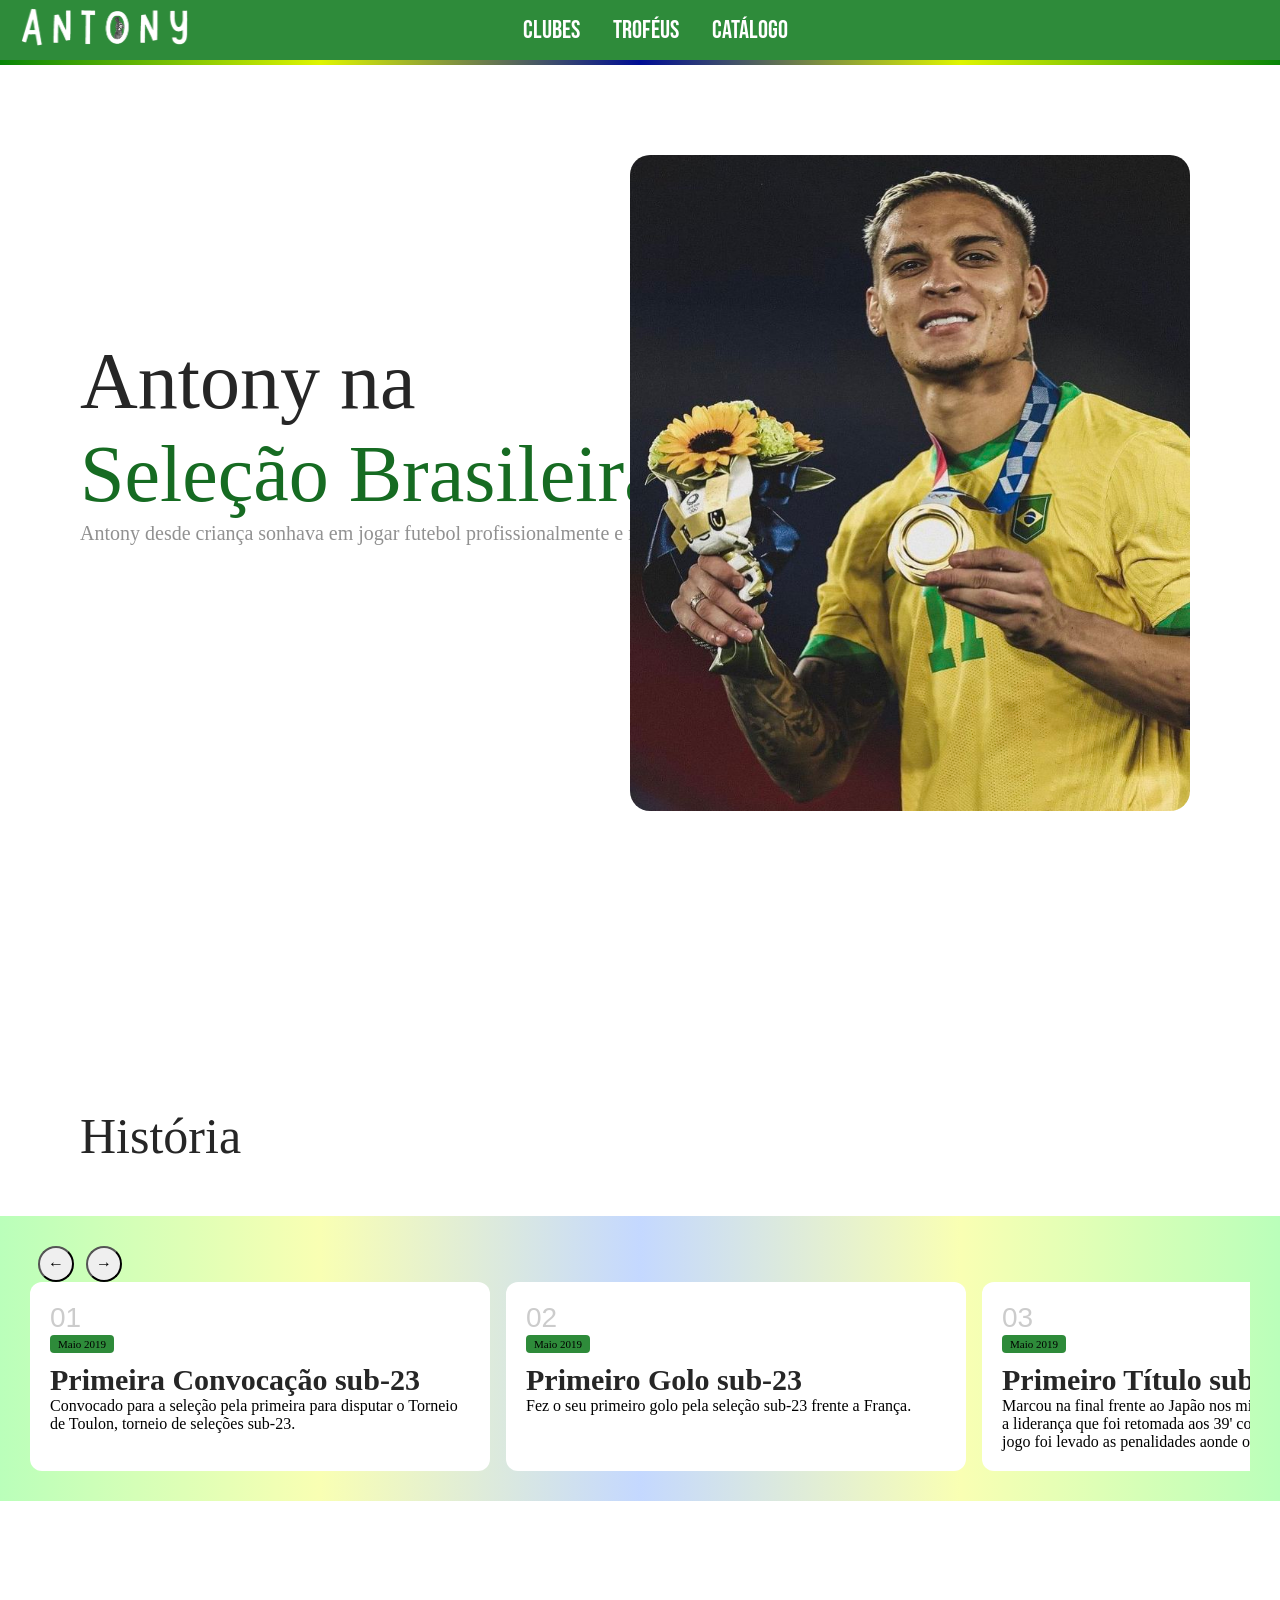
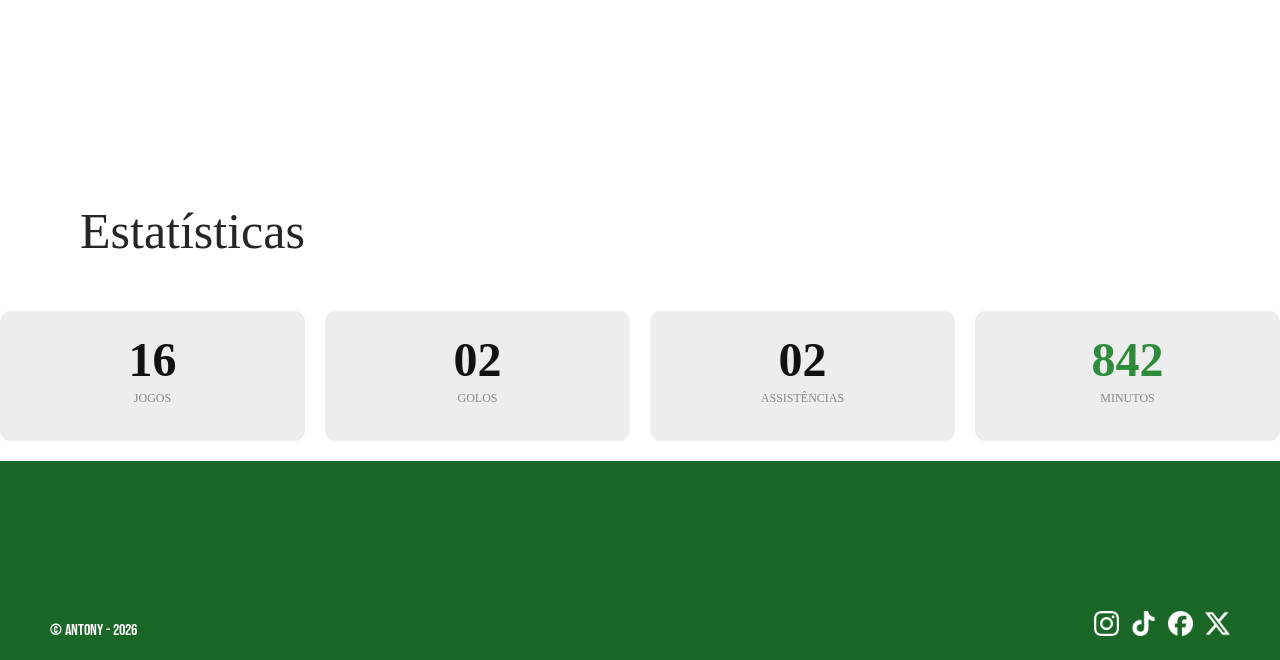
<file: brasil.html>
<!DOCTYPE html>
<html>
<head>
  <title>Brasil</title>
  <link rel="icon" type="image/x-icon" href="Logo.png">
  <link rel="stylesheet" href="css/brasil.css">
  <link href="https://fonts.googleapis.com/css2?family=Bebas+Neue&display=swap" rel="stylesheet">
</head>
<body>
<header>
  <a href="index.html" class="voltar">
    <img src="img/logow.png" alt="logo">
  </a>
  <div class="button">
    <a href="spfc.html">Clubes</a>
    <a href="trofeus.html">Troféus</a>
    <a href="catalogo.html">Catálogo</a>
  </div>
</header>

  <div class="linha-header"></div>

  <div class="antf">
    <img src="img/antony-gold.jpg" alt="Antony">
  </div>
    <p class="ant">Antony na</p>
    <p class="slc">Seleção Brasileira</p>
    <p class="txt">Antony desde criança sonhava em jogar futebol profissionalmente e representar a seleção dentro de campo</p>
    <p class="htr">História</p>

    <div class="hst">

      <div class="hst-button">
        <button onclick="mover(-1)">←</button>
        <button onclick="mover(1)">→</button>
      </div>
    
      <div class="window">
        <div class="cards" id="cards">
    
          <div class="card">
            <span class="nmr">01</span>
            <span class="data">Maio 2019</span>
            <h3>Primeira Convocação sub-23</h3>
            <p>Convocado para a seleção pela primeira para disputar o Torneio de Toulon, torneio de seleções sub-23. </p>
          </div>
    
          <div class="card">
            <span class="nmr">02</span>
            <span class="data">Maio 2019</span>
            <h3>Primeiro Golo sub-23</h3>
            <p>Fez o seu primeiro golo pela seleção sub-23 frente a França.</p>
          </div>
    
          <div class="card">
            <span class="nmr">03</span>
            <span class="data">Maio 2019</span>
            <h3>Primeiro Título sub-23</h3>
            <p>Marcou na final frente ao Japão nos minutos 19' para conquistar a liderança que foi retomada aos 39' com um golo do Japão, o jogo foi levado as penalidades aonde o Brasil ganhou 5-4.</p>
          </div>
    
          <div class="card">
            <span class="nmr">04</span>
            <span class="data">Setembro 2021</span>
            <h3>Primeira Convocação</h3>
            <p>Primeira vez convocado a seleção principal, para disputar as partidas de outubro das Eliminatórias da Copa do Mundo de 2022.</p>
          </div>

          <div class="card">
            <span class="nmr">05</span>
            <span class="data">Outubro 2021</span>
            <h3>Primeiro Golo</h3>
            <p>Fez o seu primeiro golo na seleção principal frente a Venezuela com apenas 15 minutos dentro do campo </p>
          </div>

          <div class="card">
            <span class="nmr">06</span>
            <span class="data">Novembro 2022</span>
            <h3>Estreia na Copa do Mundo</h3>
            <p>Antony começou no banco frente a Sérvia, mas entrou aos 79' com o resultado de 2-0 para o Brasil. </p>
          </div>
        </div>
      </div>
    
    </div>

    <script>
      var position = 0;
    
      function mover(direction) {
        position += direction;
    
        if (position < 0) position = 0;
        if (position > 0) position = 1;
    
        var cards = document.getElementById('cards');
        cards.style.transform = 'translateX(-' + (position * 65) + 'rem)';
      }
    </script>

  <p class="p-est">Estatísticas</p>

  <div class="est">

    <div class="est-box">
      <span class="est-nmr">16</span>
      <span class="legenda">JOGOS</span>
    </div>
  
    <div class="est-box">
      <span class="est-nmr">02</span>
      <span class="legenda">GOLOS</span>
    </div>
  
    <div class="est-box">
      <span class="est-nmr">02</span>
      <span class="legenda">ASSISTÊNCIAS</span>
    </div>
  
    <div class="est-box">
      <span class="est-nmr" style="color: #2e8b3a;">842</span>
      <span class="legenda">MINUTOS</span>
    </div>
  
  </div>
  <footer>
    <p>&copy; Antony - 2026</p>
      <div class="icon">
          <a href="https://www.instagram.com/antony00/" target="_blank">
          <img src="img/insta.webp" alt="icon">
        </a>
          <a href="https://www.tiktok.com/@antourny" target="_blank">
          <img src="img/tkk.webp" alt="icon">
       </a>
          <a href="https://www.facebook.com/antonysantos00" target="_blank">
          <img src="img/facebook.webp" alt="icon">
        </a>
          <a href="https://x.com/antony00" target="_blank">
          <img src="img/x.png" alt="icon">
        </a>
      </div>
  </footer>
</body>
</html>
</file>
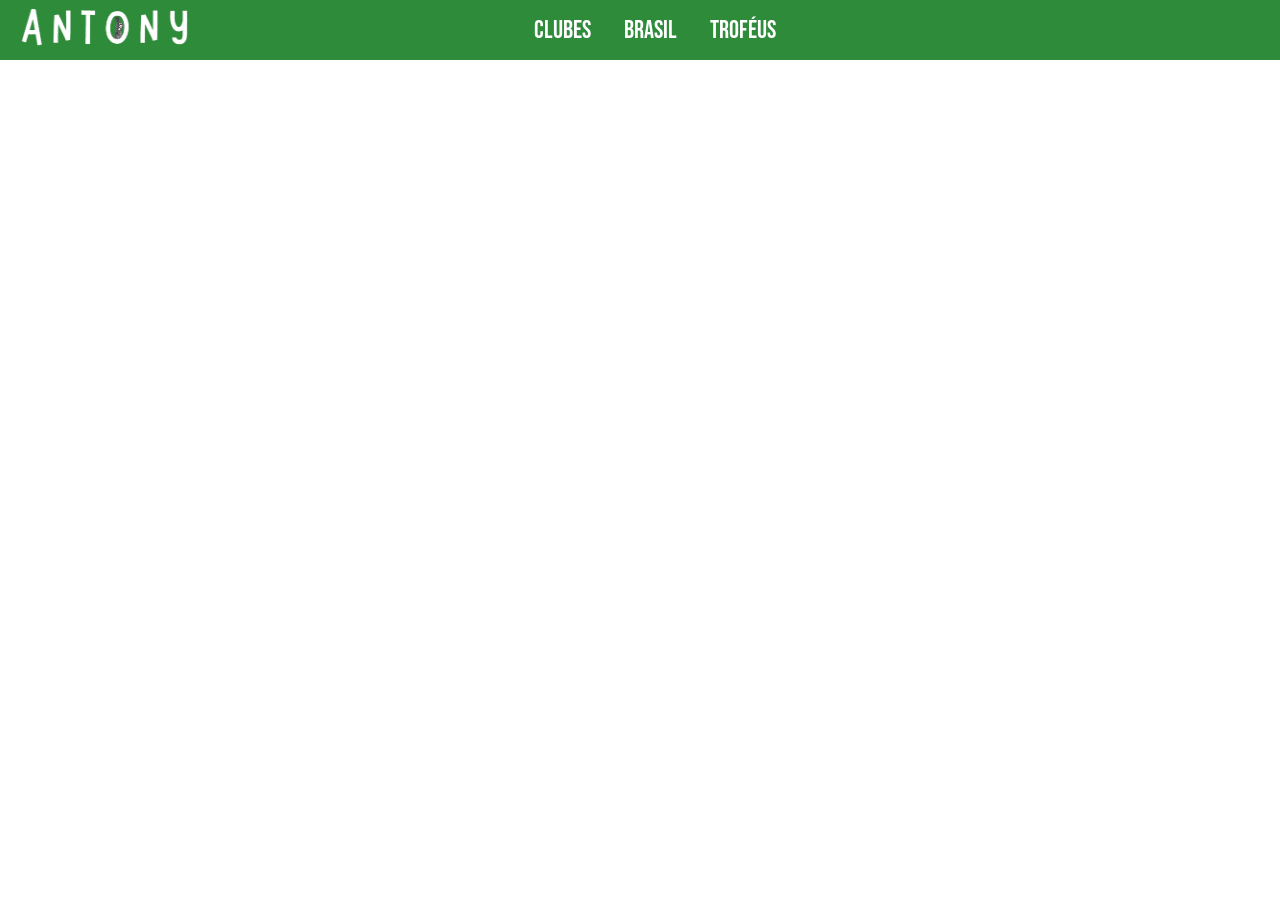
<file: catalogo.html>
<!DOCTYPE html>
<html>
<head>
  <title>Brasil</title>
  <link rel="icon" type="image/x-icon" href="Logo.png">
  <link rel="stylesheet" href="css/catalogo.css">
  <link href="https://fonts.googleapis.com/css2?family=Bebas+Neue&display=swap" rel="stylesheet">
</head>
<body>
<header>
  <a href="index.html" class="voltar">
    <img src="img/logow.png" alt="logo">
  </a>
  <div class="button">
    <a href="spfc.html">Clubes</a>
    <a href="brasil.html">Brasil</a>
    <a href="trofeus.html">Troféus</a>
  </div>
</header>

  <div class="linha-header"></div>

<body>
  
</body>
</html>
</file>
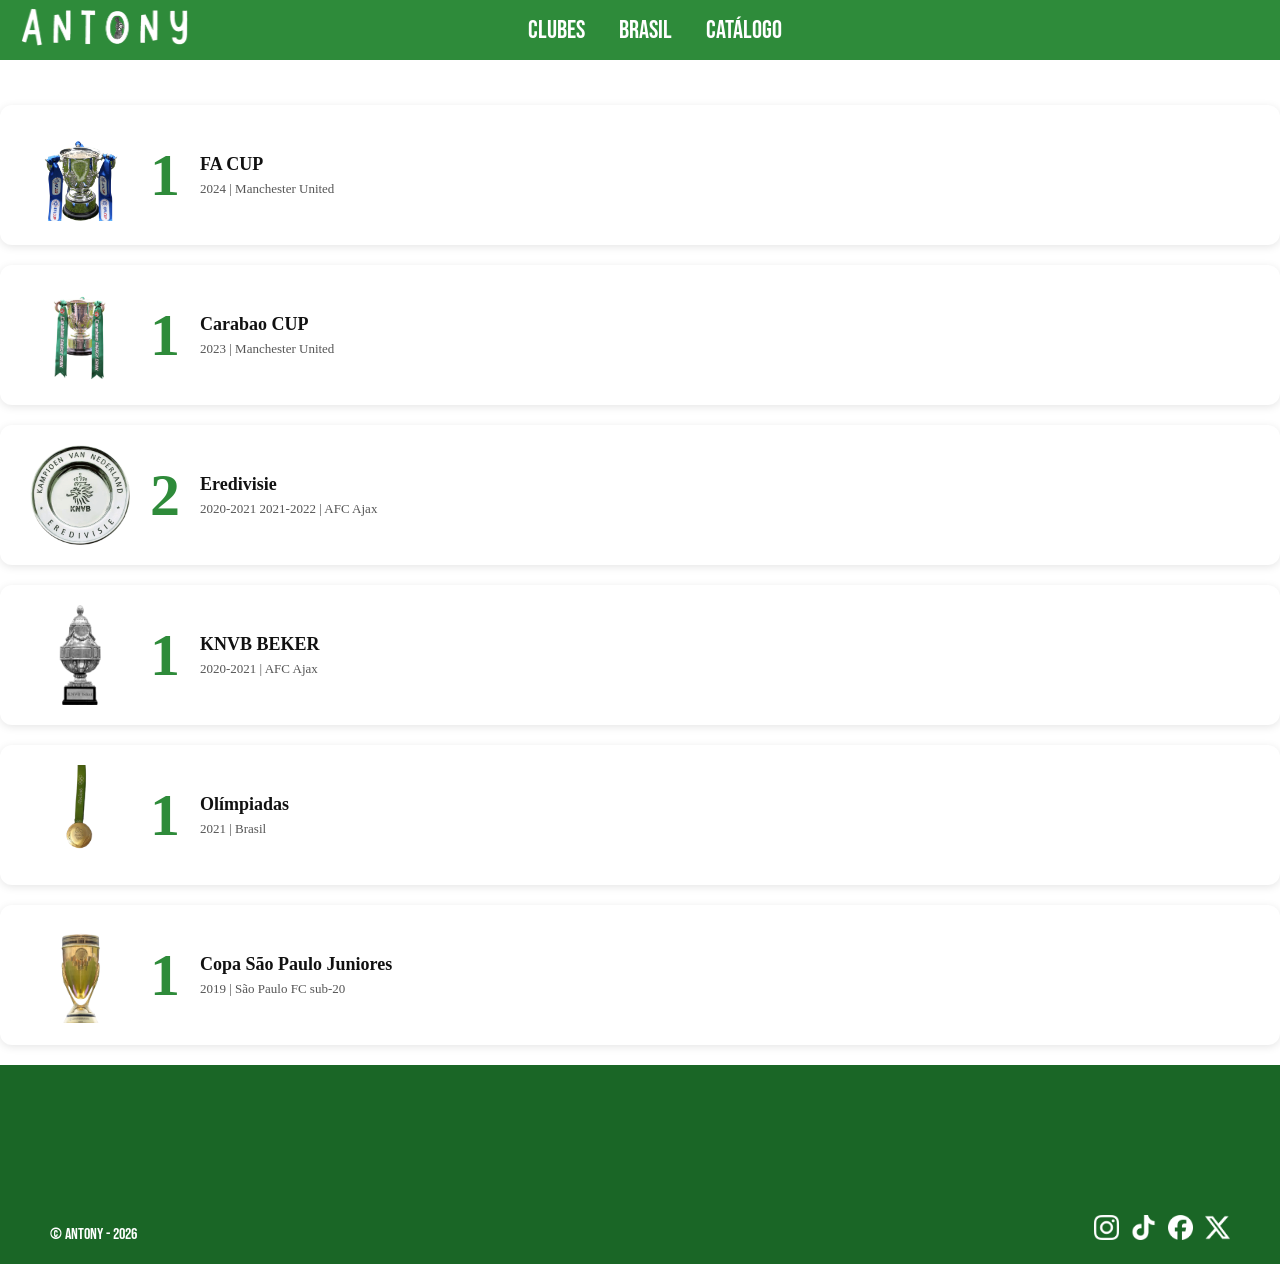
<file: trofeus.html>
<!DOCTYPE html>
<html>
<head>
  <title>Troféus</title>
  <link rel="icon" type="image/x-icon" href="Logo.png">
  <link rel="stylesheet" href="css/trofeus.css">
  <link href="https://fonts.googleapis.com/css2?family=Bebas+Neue&display=swap" rel="stylesheet">
</head>
<body>
<header>
  <a href="index.html" class="voltar">
    <img src="img/logow.png" alt="logo">
  </a>
  <div class="button">
    <a href="spfc.html">Clubes</a>
    <a href="brasil.html">Brasil</a>
    <a href="catalogo.html">Catálogo</a>
  </div>
</header>

<div class="linha-header"></div>

<div class="box">
  <img src="img/fat.png" alt="FA Cup" class="img-t">
  <span class="num-t">1</span>
  <div class="info-t">
    <h3>FA CUP</h3>
    <p>2024 | Manchester United</p>
  </div>
</div>
<div class="box">
  <img src="img/carabaot.png" alt="Carabao Cup" class="img-t">
  <span class="num-t">1</span>
  <div class="info-t">
    <h3>Carabao CUP</h3>
    <p>2023 | Manchester United</p>
  </div>
</div>
<div class="box">
  <img src="img/holandat.png" alt="Campeão dos Países Baixos" class="img-t">
  <span class="num-t">2</span>
  <div class="info-t">
    <h3>Eredivisie</h3>
    <p>2020-2021 2021-2022 | AFC Ajax</p>
  </div>
</div>
<div class="box">
  <img src="img/knvbt.png" alt="KNVB BEKER" class="img-t">
  <span class="num-t">1</span>
  <div class="info-t">
    <h3>KNVB BEKER</h3>
    <p>2020-2021 | AFC Ajax</p>
  </div>
</div>
<div class="box">
  <img src="img/olimpiadas.png" alt="Campeão Olímpico" class="img-t">
  <span class="num-t">1</span>
  <div class="info-t">
    <h3>Olímpiadas</h3>
    <p>2021 | Brasil</p>
  </div>
</div>
<div class="box">
  <img src="img/spfct.png" alt="Campeão da Copa São Paulo Juniores" class="img-t">
  <span class="num-t">1</span>
  <div class="info-t">
    <h3>Copa São Paulo Juniores</h3>
    <p>2019 | São Paulo FC sub-20</p>
  </div>
</div>

</body>
<footer>
  <p>&copy; Antony - 2026</p>
    <div class="icon">
        <a href="https://www.instagram.com/antony00/" target="_blank">
        <img src="img/insta.webp" alt="icon">
      </a>
        <a href="https://www.tiktok.com/@antourny" target="_blank">
        <img src="img/tkk.webp" alt="icon">
     </a>
        <a href="https://www.facebook.com/antonysantos00" target="_blank">
        <img src="img/facebook.webp" alt="icon">
      </a>
        <a href="https://x.com/antony00" target="_blank">
        <img src="img/x.png" alt="icon">
      </a>
    </div>
</footer>
</html>
</file>
<file: css/brasil.css>
* {
  margin: 0;
  padding: 0;
  box-sizing: border-box;
}

header {
  align-items: center;
  justify-content: center;
  display: flex;
  height: 60px;
  position: relative;
  background-color: #2e8b3a;
  font-family: 'Bebas Neue', sans-serif;
}

.voltar {
  position: absolute;
  left: 20px; 
}

.voltar img {
  width: 170px;
  height: 50px;
}

.button a{
  color: white;
  text-decoration: none;
  font-size: 25PX;
  padding-left: 30px;
}

.linha-header {
  height: 5px;
  background: linear-gradient(to right, #078507,#DFF500,#000D94, #DFF500, #078507);
  margin-bottom: 90px; 
}


.antf {
  position: absolute;
  right: 90px; 
}

.antf img {
  width: 35rem;
  height: 41rem;
  border-radius: 20px;
}

.ant {
  margin-top: 270px;
  font-size: 80px;
  padding: 1px 80px;
  color: #262626;
}

.slc {
  font-size: 80px;
  padding: 1px 80px;
  color: #166B22;
}

.txt {
  font-size: 20px;
  padding: 1px 80px;
  color: #919191;
}

.htr {
  font-size: 50px;
  padding: 1px 80px;
  color: #262626;
  margin-top: 35rem;
  margin-bottom: 50px;
}

.hst {
  padding: 30px;
  background: linear-gradient(to right, #BAFFBA,#F9FFB3,#C4D8FF, #F9FFB3, #BAFFBA);
}

.window {
  overflow: hidden;
}

.cards {
  display: flex;
  gap: 16px;
  transition: transform 0.4s;
}

.card {
  min-width: 460px;
  background: white;
  border-radius: 12px;
  padding: 20px;
}

.nmr {
  font-size: 28px;
  color: #ccc;
  display: block;
  font-family: 'Roboto Mono', sans-serif;
}

.data {
  background-color: #2e8b3a;
  font-size: 11px;
  padding: 3px 8px;
  border-radius: 4px;
  display: inline-block;
  margin-bottom: 10px;
}

h3 {
  font-size: 30px;
  color: #262626;
}

button {
  border-radius: 50%;
  width: 36px;
  height: 36px;
  cursor: pointer;
  font-size: 16px;
  margin-left: 8px;
}

.p-est {
  font-size: 50px;
  padding: 1px 80px;
  color: #262626;
  margin-top: 300px;
  margin-bottom: 50px;
}

.est {
  display: flex;
  gap: 20px;
  justify-content: center;
}

.est-box {
  width: 25rem;
  height: 130px;
  display: flex;
  flex-direction: column;
  align-items: center;
  background: #EDEDED;
  border: 1px solid #eee;
  border-radius: 10px;
  padding: 20px 40px;
}

.est-nmr {
  font-size: 48px;
  font-weight: bold;
  color: #111;
}

.legenda {
  font-size: 12px;
  color: #888;
  margin-top: 4px;
}

footer {
  background-color: #1A6626;
  padding: 150px 50px 20px 50px;
  display: flex;
  gap: 12px;
  align-items: flex-end;
  justify-content: space-between;
  margin-top: 20px;
}

.icon {
  display: flex;
  gap: 12px;
  align-items: flex-end;
}

.icon img {
  width: 25px;
  height: 25px;
}

footer p {
  color: white;
  font-size: 16PX;
  font-family: 'Bebas Neue', sans-serif;
}
</file>
<file: css/catalogo.css>
* {
  margin: 0;
  padding: 0;
  box-sizing: border-box;
}

header {
  align-items: center;
  justify-content: center;
  display: flex;
  height: 60px;
  position: relative;
  background-color: #2e8b3a;
  font-family: 'Bebas Neue', sans-serif;
}

.voltar {
  position: absolute;
  left: 20px; 
}

.voltar img {
  width: 170px;
  height: 50px;
}

.button a{
  color: white;
  text-decoration: none;
  font-size: 25PX;
  padding-left: 30px;
}

.linha-header {
  height: 5px;
  background: linear-gradient(to right, #1A6626);
  margin-bottom: 40px; 
}
</file>
<file: css/trofeus.css>
* {
  margin: 0;
  padding: 0;
  box-sizing: border-box;

}

header {
  align-items: center;
  justify-content: center;
  display: flex;
  height: 60px;
  position: relative;
  background-color: #2e8b3a;
}

.voltar {
  position: absolute;
  left: 20px; 
}

.voltar img {
  width: 170px;
  height: 50px;
}

.button a{
  color: white;
  text-decoration: none;
  font-size: 25PX;
  padding-left: 30px;
  font-family: 'Bebas Neue', sans-serif;
}

.linha-header {
  height: 5px;
  background: linear-gradient(to right, #1A6626);
  margin-bottom: 40px; 
}

.box   {
  display: flex;
  align-items: center;
  gap: 20px;
  background-color: white;
  border-radius: 12px;
  padding: 20px 30px;
  max-width: 100rem;
  box-shadow: 0 2px 8px rgba(0,0,0,0.1);
  margin: 0 auto;
  margin-bottom: 20px; 
}

.img-t {
  width: 100px;
  height: 100px;
  object-fit: contain;
}

.num-t {
  font-size: 60px;
  font-weight: bold;
  color: #2e8b3a;
}

.info-t h3 {
  font-size: 18px;
  font-weight: bold;
  color: #111;
  margin-bottom: 6px;
}

.info-t p {
  font-size: 13px;
  color: #555;
}

footer {
  background-color: #1A6626;
  padding: 150px 50px 20px 50px;
  display: flex;
  gap: 12px;
  align-items: flex-end;
  justify-content: space-between;
}

.icon {
  display: flex;
  gap: 12px;
  align-items: flex-end;
}

.icon img {
  width: 25px;
  height: 25px;
}

footer p {
  color: white;
  font-size: 16PX;
  font-family: 'Bebas Neue', sans-serif;
}
</file>
